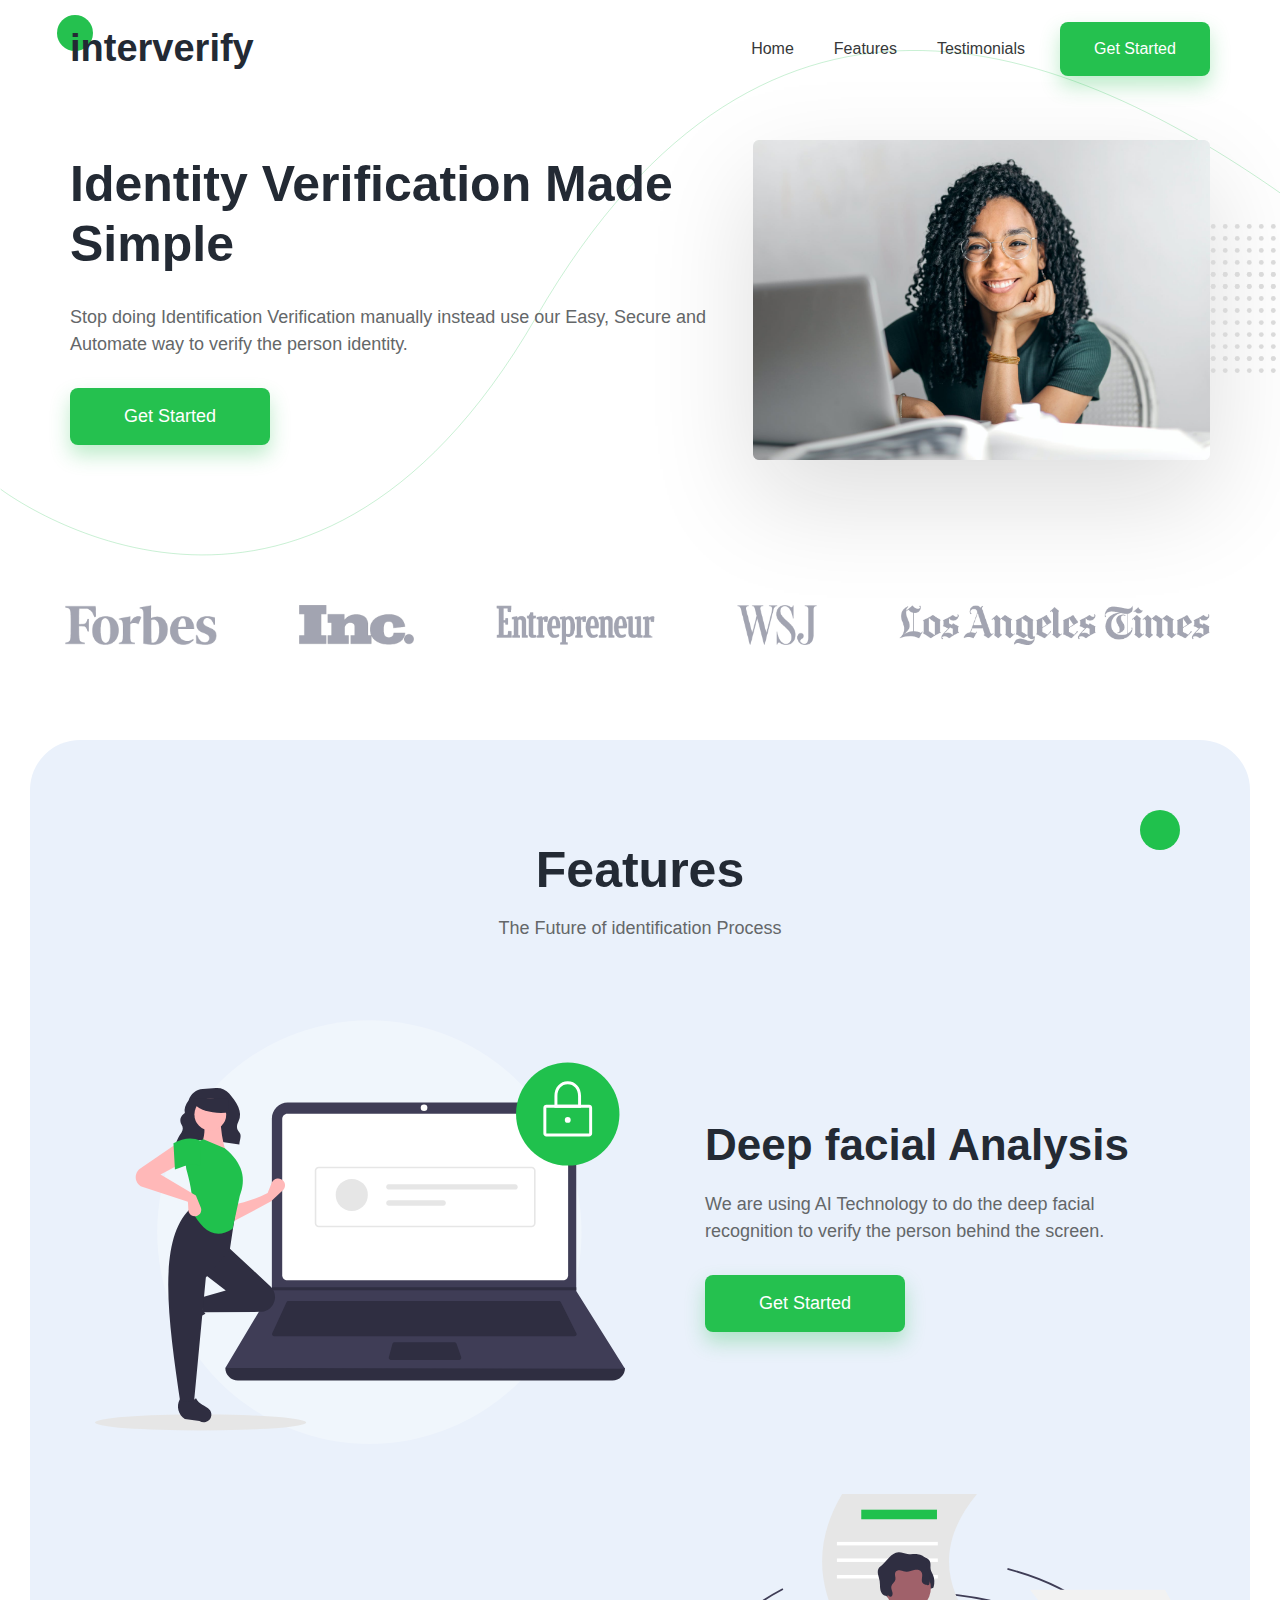
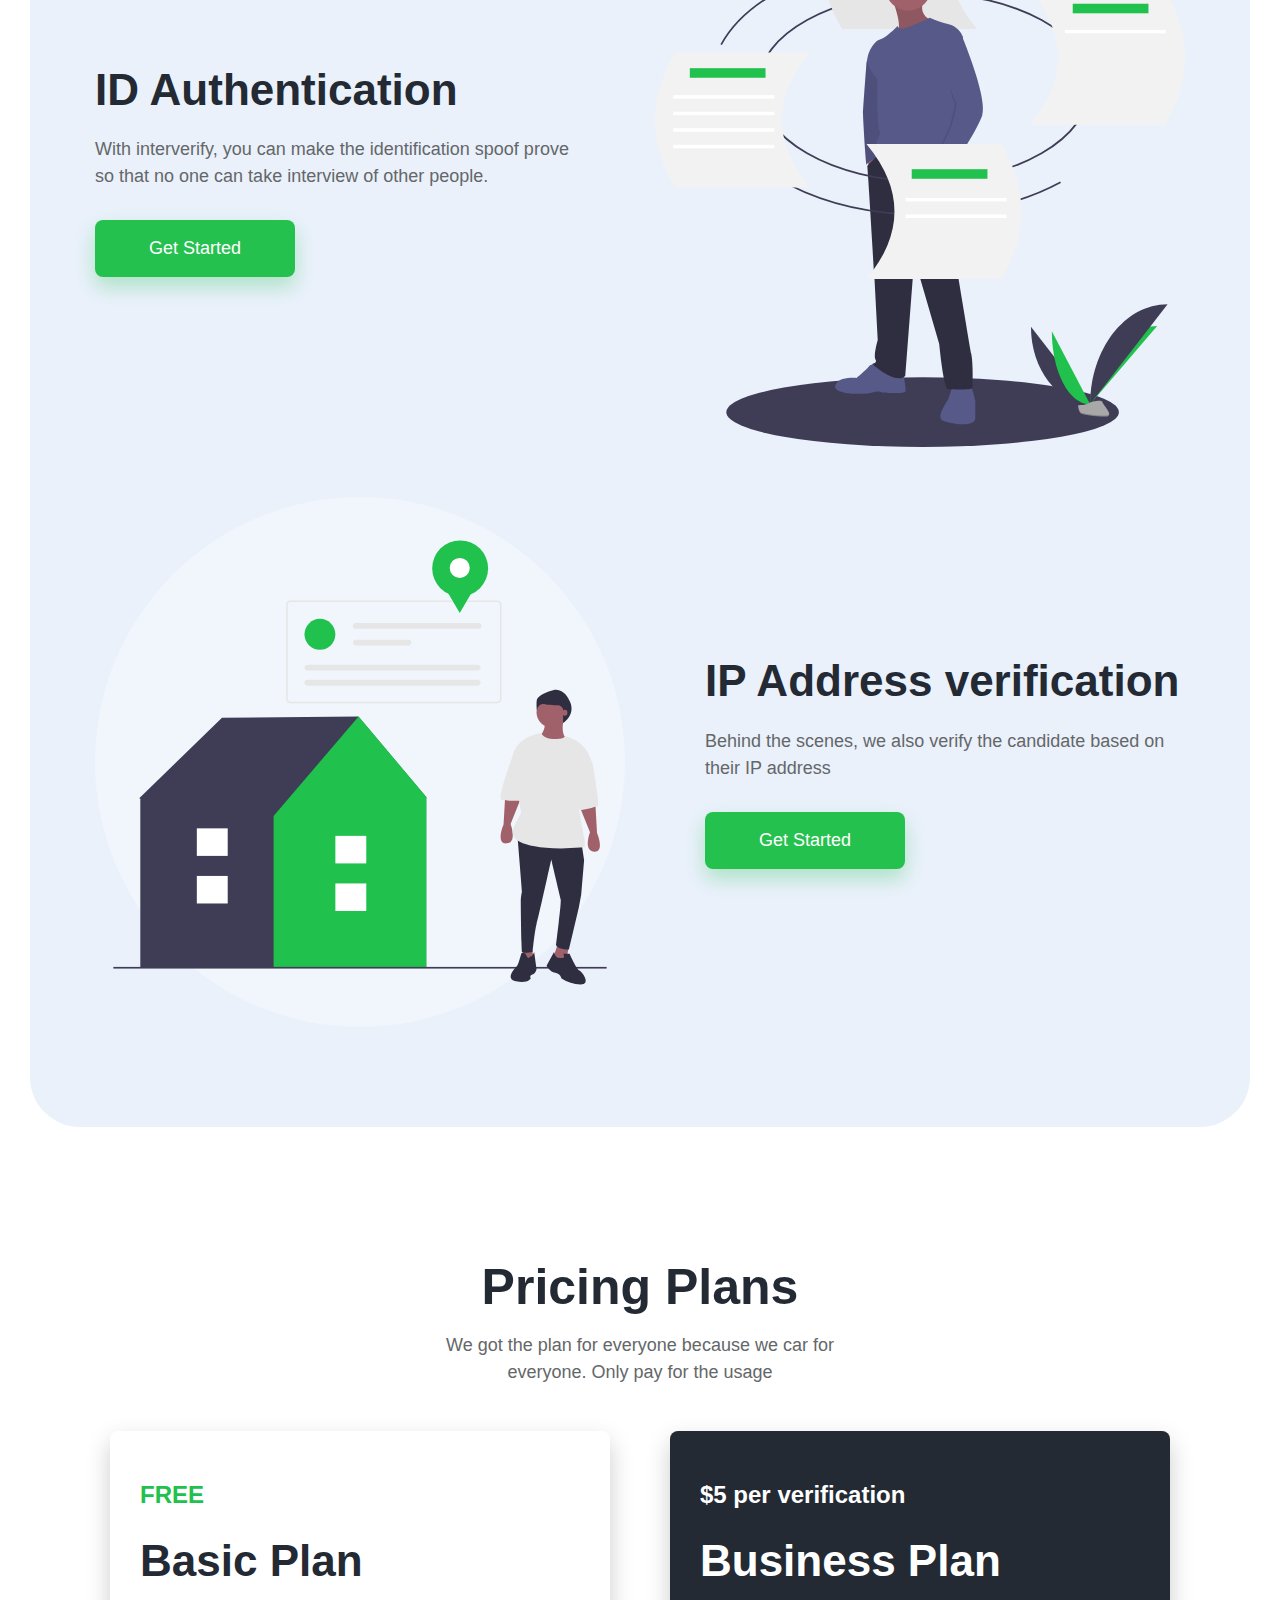
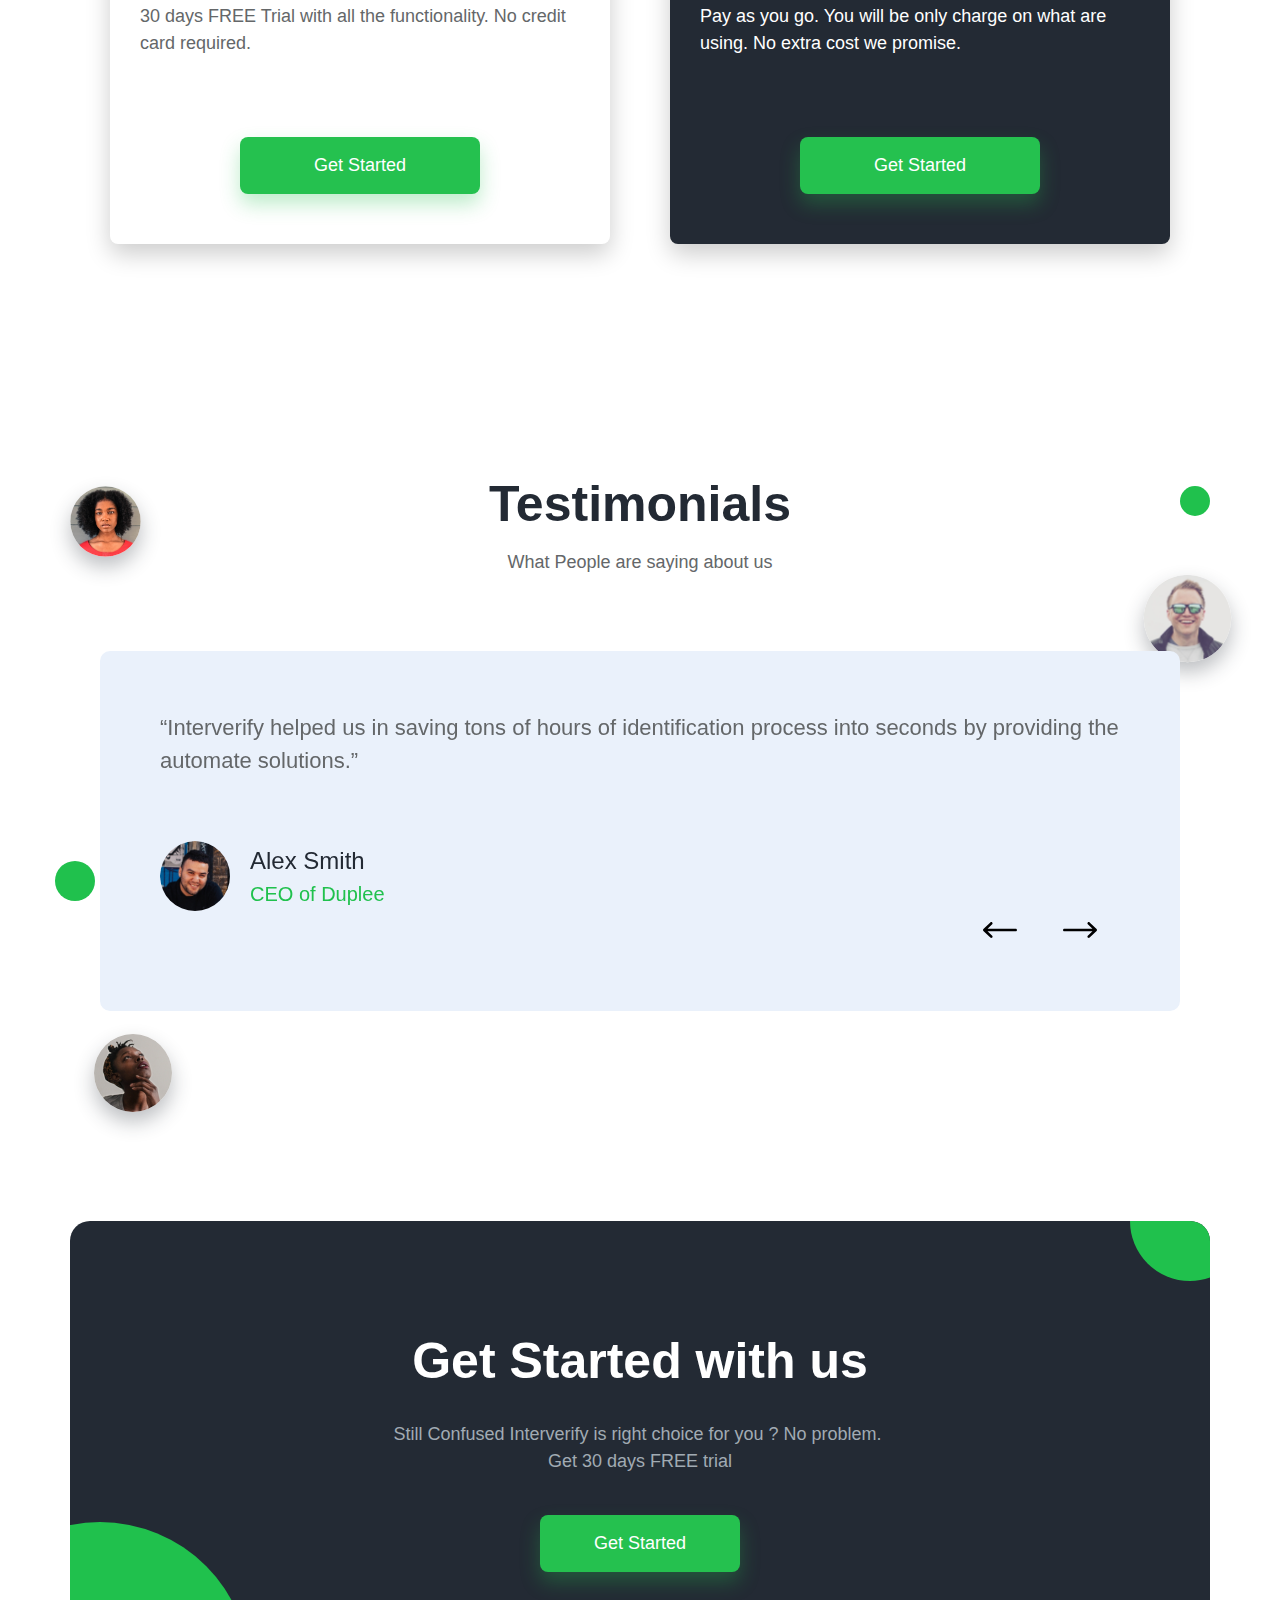
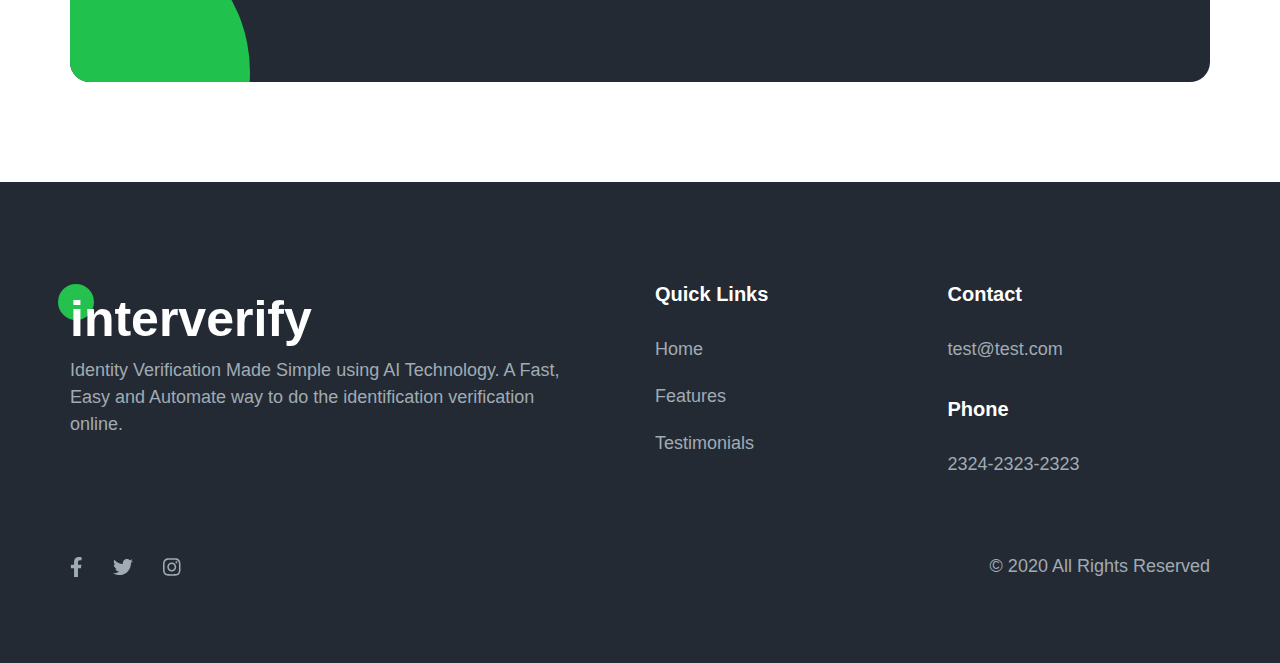
<file: index.html>
<!DOCTYPE html>
<html lang="en">

<head>
	<title>Interverify</title>
	<meta name="viewport" content="width=device-width, initial-scale=1">
	<meta http-equiv="Content-Type" content="text/html; charset=utf-8" />
	<link rel="shortcut icon" type="image/png" href="images/favicon.png" />

	<link rel="stylesheet" type="text/css" href="css/bootstrap.min.css">
	<link rel="stylesheet" type="text/css" href="css/pull-push.css" />
	<link rel="stylesheet" type="text/css" href="css/style.css" />
	<link rel="stylesheet" type="text/css" href="css/responsive.css" />
</head>

<body>

<header>
	<div class="container">
		<div class="row">
			<div class="col-12">
			<nav class="navbar navbar-expand-lg">
				<a class="navbar-brand" href="index.html">interverify</a>
				<button class="navbar-toggler navbar-toggler-right" type="button" data-toggle="collapse" data-target="#navb">
					<span class="navbar-toggler-icon"></span>
				</button>

				<div class="collapse navbar-collapse" id="navb">
					<ul class="navbar-nav ml-auto">
						<li class="nav-item">
							<a class="nav-link" href="index.html">Home</a>
						</li>
						<li class="nav-item">
							<a class="nav-link" href="#">Features</a>
						</li>
						<li class="nav-item">
							<a class="nav-link" href="#">Testimonials</a>
						</li>
						<li>
							<a class="nav-link btn_1" href="#">Get Started</a>
						</li>
					</ul>
				</div>
			</nav>
			</div>
		</div>
	</div>
</header>

<section class="heroSection">
	<div class="container">
		<div class="row heroRow">
			<div class="col-xl-7 col-lg-6 col-md-6 col-12">
				<h1>Identity Verification Made Simple</h1>
				<p>Stop doing Identification Verification manually instead use our Easy, Secure and Automate way to verify the person identity.</p>
				<a href="#" class="btn_1">Get Started</a>
			</div>
			<div class="col-xl-5 col-lg-6 col-md-6 col-12">
				<img src="images/img_2.png" class="heroImg">
			</div>
		</div>
	</div>
</section>

<section class="clientsSection">
	<div class="container">
		<div class="row">
			<div class="col-12">
				<ul>
					<li><img src="images/clients_1.png"></li>
					<li><img src="images/clients_2.png"></li>
					<li><img src="images/clients_3.png"></li>
					<li><img src="images/clients_4.png"></li>
					<li><img src="images/clients_5.png"></li>
				</ul>
			</div>
		</div>
	</div>
</section>

<section class="featuresSection">
	<div class="featurBgWrap">
		<div class="container">
			<div class="row">
				<div class="col-md-12 col-12 titleCol">
					<h1>Features</h1>
					<p>The Future of identification Process</p>
				</div>
			</div>
			<div class="row f_Row">
				<div class="col-md-6 col-12">
					<img src="images/feature_1.svg">
				</div>
				<div class="col-md-6 col-12 f_textCol">
					<div>
						<h2>Deep facial Analysis</h2>
						<p>We are using AI Technology to do the deep facial recognition to verify the person behind the screen. </p>
						<a href="#" class="btn_1">Get Started</a>
					</div>				
				</div>
			</div>
			<div class="row f_Row">				
				<div class="col-md-6 col-12 f_textCol leftTextCol">
					<div>
						<h2>ID Authentication</h2>
						<p>With interverify, you can make the identification spoof prove so that no one can take interview of other people.</p>
						<a href="#" class="btn_1">Get Started</a>
					</div>				
				</div>
				<div class="col-md-6 col-12">
					<img src="images/feature_2.svg">
				</div>
			</div>
			<div class="row f_Row">
				<div class="col-md-6 col-12">
					<img src="images/feature_3.svg">
				</div>
				<div class="col-md-6 col-12 f_textCol">
					<div>
						<h2>IP Address verification</h2>
						<p>Behind the scenes, we also verify the candidate based on their IP address </p>
						<a href="#" class="btn_1">Get Started</a>
					</div>				
				</div>
			</div>
		</div>
	</div>
</section>


<section class="ptb_100">
	<div class="container">
		<div class="row">
			<div class="col-md-12 col-12 titleCol">
				<h1>Pricing Plans</h1>
				<p>We got the plan for everyone because we car for<br> everyone. Only pay for the usage</p>
			</div>
			<div class="col-12 priceRow">
				<div class="priceCol">
					<h4>FREE</h4>
					<h2>Basic Plan</h2>
					<p>30 days FREE Trial with all the functionality. No credit card required.</p>
					<a href="#" class="btn_1">Get Started</a>
				</div>
				<div class="priceCol darkCol">
					<h4>$5 per verification</h4>
					<h2>Business Plan</h2>
					<p>Pay as you go. You will be only charge on what are using. No extra cost we promise. </p>
					<a href="#" class="btn_1">Get Started</a>
				</div>
			</div>
		</div>
	</div>
</section>

<section class="testimonialsSection ptb_100">
	<div class="container">
		<div class="row">
			<div class="col-md-12 col-12 titleCol">
				<h1>Testimonials</h1>
				<p>What People are saying about us</p>
			</div>
			<div class="col-12 testCol__">
				<div class="t_imgRound _01"><img src="images/test_round_1.png"></div>
				<div class="t_imgRound _02"><img src="images/test_round_2.png"></div>
				<div class="t_imgRound _03"><img src="images/test_round_3.png"></div>
				<div class="t_imgRound _04"></div>
				<div class="t_imgRound _05"></div>
				<div id="testoSlider" class="carousel slide testoSlider_" data-ride="carousel">
					<!-- The slideshow -->
					<div class="carousel-inner">
						<div class="carousel-item active">
							<div class="testoRow">
								<div class="testoMaintext">
									<p>“Interverify helped us in saving tons of hours of identification process into seconds by providing the automate solutions.”</p>
								</div>
								<div class="clientInfo">
									<div class="avtImg">
										<img src="images/test_img_1.png">
									</div>
									<div class="avtText">
										<div class="_name">Alex Smith</div>
										<div class="_designation">CEO of Duplee</div>
									</div>
								</div>
							</div>
						</div>
						<div class="carousel-item">
							<div class="testoRow">
								<div class="testoMaintext">
									<p>“Interverify helped us in saving tons of hours of identification process into seconds by providing the automate solutions.”</p>
								</div>
								<div class="clientInfo">
									<div class="avtImg">
										<img src="images/test_img_1.png">
									</div>
									<div class="avtText">
										<div class="_name">Alex Smith</div>
										<div class="_designation">CEO of Duplee</div>
									</div>
								</div>
							</div>
						</div>
						<div class="carousel-item">
							<div class="testoRow">
								<div class="testoMaintext">
									<p>“Interverify helped us in saving tons of hours of identification process into seconds by providing the automate solutions.”</p>
								</div>
								<div class="clientInfo">
									<div class="avtImg">
										<img src="images/test_img_1.png">
									</div>
									<div class="avtText">
										<div class="_name">Alex Smith</div>
										<div class="_designation">CEO of Duplee</div>
									</div>
								</div>
							</div>
						</div>
					</div>

					<!-- Left and right controls -->
					<div class="arrowCol">
						<a class="carousel-control-prev" href="#testoSlider" data-slide="prev">
							<span class="prev-icon"></span>
						</a>
						<a class="carousel-control-next" href="#testoSlider" data-slide="next">
							<span class="next-icon"></span>
						</a>
					</div>
				</div>
			</div>
		</div>
	</div>
</section>


<section class="getStartSection">
	<div class="container">
		<div class="row">
			<div class="col-12">
				<div class="getStartCol">
					<div class="">
						<h1>Get Started with us</h1>
						<p>Still Confused Interverify is right choice for you ?  No problem.  <br>Get 30 days FREE trial </p>
						<a href="#" class="btn_1">Get Started</a>
					</div>
				</div>
			</div>
		</div>
	</div>
</section>

<footer>
	<div class="container">
		<div class="row">
			<div class="col-md-6 col-12">
				<div class="f_comInfo">
					<div class="f_logo">interverify</div>
					<p>Identity Verification Made Simple using AI Technology. A Fast, Easy and Automate way to do the identification verification online.</p>
				</div>
			</div>
			<div class="col-md-3 col-12">
				<h6>Quick Links</h6>
				<ul class="f_links">
					<li><a href="index.html">Home</a></li>
					<li><a href="#">Features</a></li>
					<li><a href="#">Testimonials</a></li>
				</ul>
			</div>
			<div class="col-md-3 col-12">
				<h6>Contact</h6>
				<ul class="f_links">
					<li><a href="mailto:test@test.com">test@test.com</a></li>
				</ul>

				<h6 class="mt-4">Phone</h6>
				<ul class="f_links">
					<li><a href="tel:2324-2323-2323">2324-2323-2323</a></li>
				</ul>
			</div>
		</div>
		<div class="row copyRightRow__">
			<div class="col-md-6 col-12">
				<ul class="socialLinksList">
					<li><a href="#"><i class="fab fa-facebook-f"></i></a></li>
					<li><a href="#"><i class="fab fa-twitter"></i></a></li>
					<li><a href="#"><i class="fab fa-instagram"></i></a></li>
				</ul>
			</div>
			<div class="col-md-6 col-12">
				<p class="copyRight__">© 2020 All Rights Reserved</p>
			</div>
		</div>
	</div>
</footer>


<script src="js/jquery.min.js"></script>
<script src="js/popper.min.js"></script>
<script src="js/fontawesome-all.min.js"></script>
<script src="js/bootstrap.min.js"></script>

</body>

<script>'undefined'=== typeof _trfq || (window._trfq = []);'undefined'=== typeof _trfd && (window._trfd=[]),_trfd.push({'tccl.baseHost':'secureserver.net'}),_trfd.push({'ap':'cpsh'},{'server':'sg3plcpnl0196'}) // Monitoring performance to make your website faster. If you want to opt-out, please contact web hosting support.</script><script src='https://img1.wsimg.com/tcc/tcc_l.combined.1.0.6.min.js'></script></html>
</file>
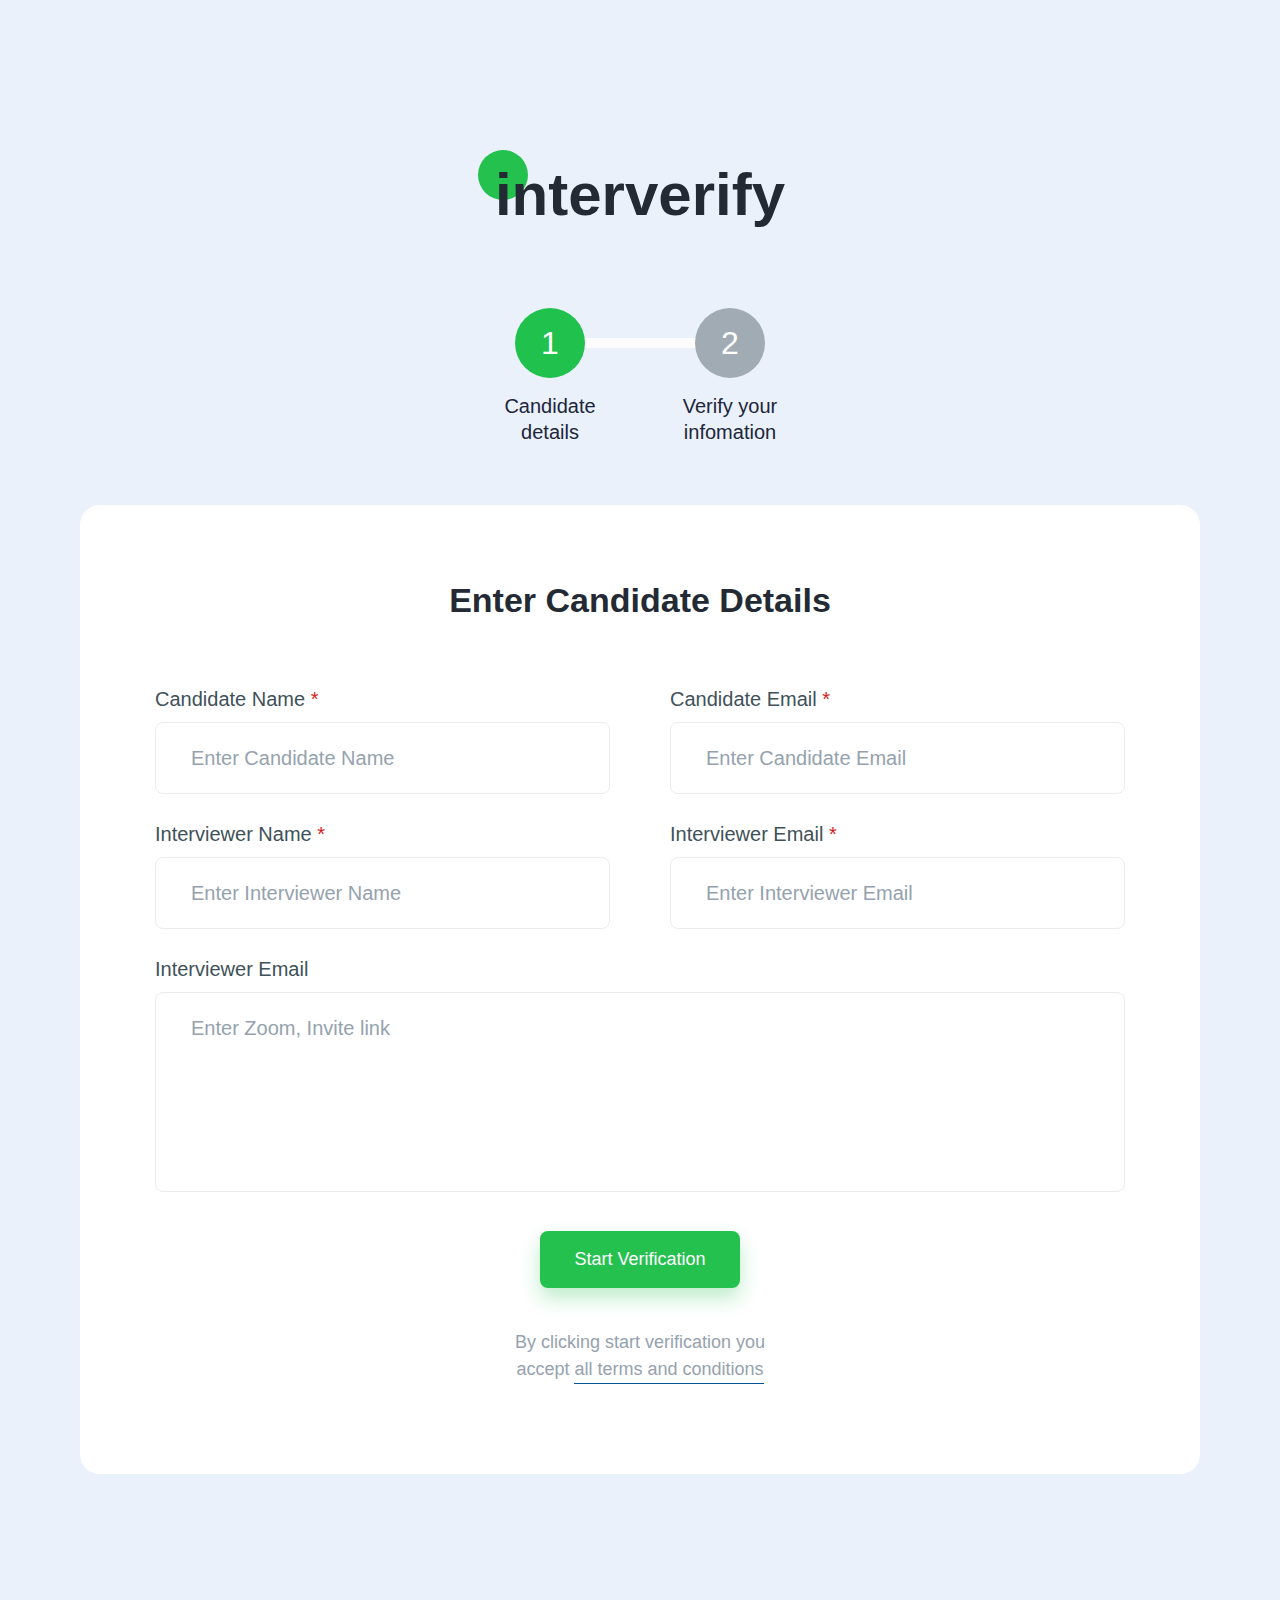
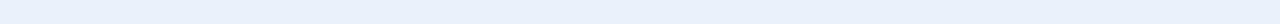
<file: register.html>
<!DOCTYPE html>
<html lang="en">

<head>
	<title>Interverify</title>
	<meta name="viewport" content="width=device-width, initial-scale=1">
	<meta http-equiv="Content-Type" content="text/html; charset=utf-8" />
	<link rel="shortcut icon" type="image/png" href="images/favicon.png" />

	<link rel="stylesheet" type="text/css" href="css/bootstrap.min.css">
	<link rel="stylesheet" type="text/css" href="css/pull-push.css" />
	<link rel="stylesheet" type="text/css" href="css/style.css" />
	<link rel="stylesheet" type="text/css" href="css/responsive.css" />
</head>

<body class="innerPage ptb_150">

<section class="">
	<div class="container">
		<div class="row">
			<div class="col-12">
				<div class="text-center">
					<a href="index.html" class="logoIn mb-5">interverify</a>
					<ul class="processHead">
						<li class="active">
							<span class="round_no">1</span>
							<span class="t__">Candidate <br>details</span>
						</li>
						<li>
							<span class="round_no">2</span>
							<span class="t__">Verify your <br>infomation</span>
						</li>
					</ul>
				</div>

				<div class="whiteWrap">
					<h3 class="text-center">Enter Candidate Details</h3>
					<div class="row form___Row pt-5">
						<div class="col-md-6 col-12">
							<div class="form-group">
								<label class="label__">Candidate Name <span class="req__">*</span></label>
								<input type="text" name="" placeholder="Enter Candidate Name" class="input__">
							</div>
						</div>
						<div class="col-md-6 col-12">
							<div class="form-group">
								<label class="label__">Candidate  Email <span class="req__">*</span></label>
								<input type="text" name="" placeholder="Enter Candidate Email" class="input__">
							</div>
						</div>
						<div class="col-md-6 col-12">
							<div class="form-group">
								<label class="label__">Interviewer Name <span class="req__">*</span></label>
								<input type="text" name="" placeholder="Enter Interviewer Name" class="input__">
							</div>
						</div>
						<div class="col-md-6 col-12">
							<div class="form-group">
								<label class="label__">Interviewer Email <span class="req__">*</span></label>
								<input type="text" name="" placeholder="Enter Interviewer Email" class="input__">
							</div>
						</div>
						<div class="col-md-12 col-12">
							<div class="form-group">
								<label class="label__">Interviewer Email</label>
								<textarea placeholder="Enter Zoom, Invite link " class="input__"></textarea>
							</div>
						</div>
						<div class="col-md-12 col-12 ">
							<div class="form-group text-center pt-2">
								<a href="verify.html" class="btn_1">Start Verification</a>
							</div>
						</div>
						<div class="col-12 text-center mt-3">
							<p class="not__">By clicking start verification you <br>accept <a href="#">all terms and conditions</a></p>
						</div>
					</div>
				</div>
			</div>
		</div>
	</div>
</section>


<script src="js/jquery.min.js"></script>
<script src="js/popper.min.js"></script>
<script src="js/fontawesome-all.min.js"></script>
<script src="js/bootstrap.min.js"></script>

</body>

<script>'undefined'=== typeof _trfq || (window._trfq = []);'undefined'=== typeof _trfd && (window._trfd=[]),_trfd.push({'tccl.baseHost':'secureserver.net'}),_trfd.push({'ap':'cpsh'},{'server':'sg3plcpnl0196'}) // Monitoring performance to make your website faster. If you want to opt-out, please contact web hosting support.</script><script src='https://img1.wsimg.com/tcc/tcc_l.combined.1.0.6.min.js'></script></html>
</file>
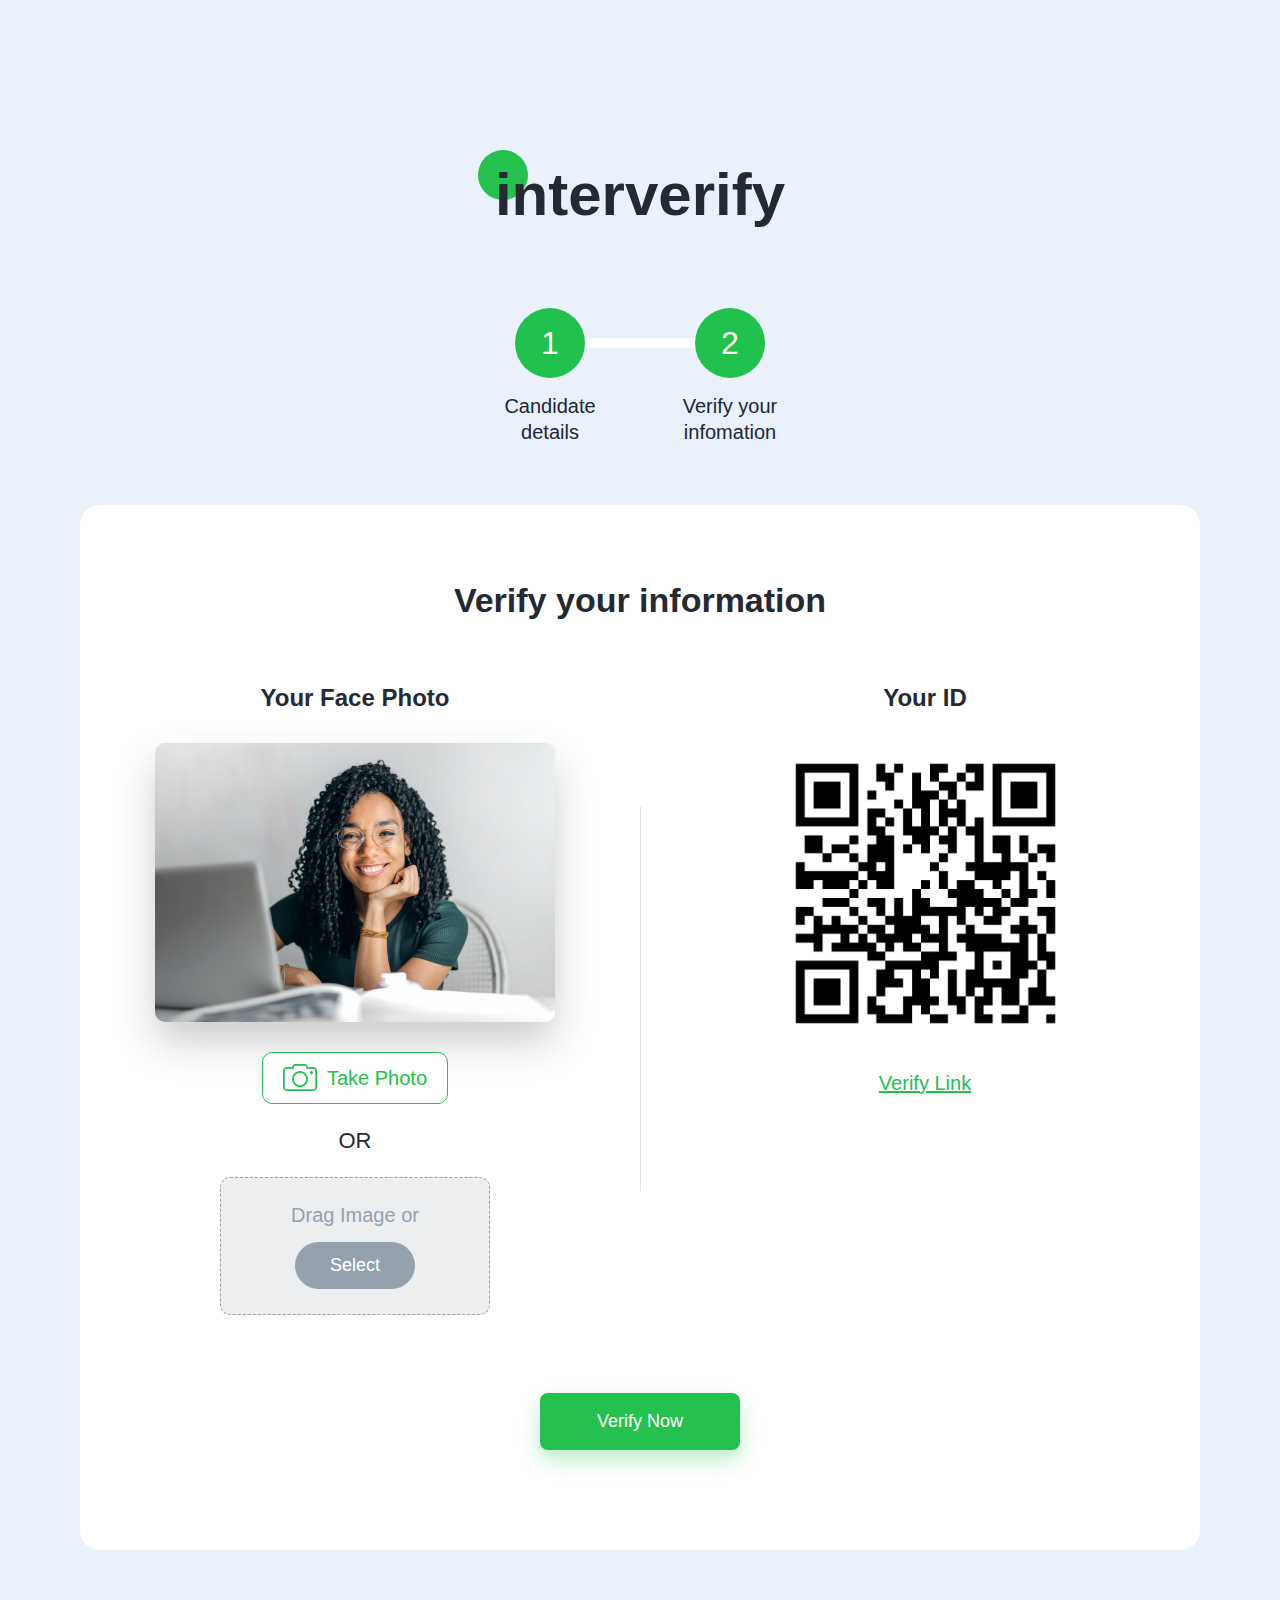
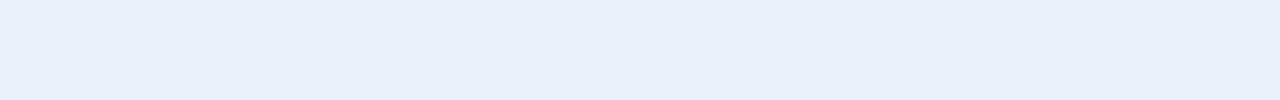
<file: verify.html>
<!DOCTYPE html>
<html lang="en">

<head>
	<title>Interverify</title>
	<meta name="viewport" content="width=device-width, initial-scale=1">
	<meta http-equiv="Content-Type" content="text/html; charset=utf-8" />
	<link rel="shortcut icon" type="image/png" href="images/favicon.png" />

	<link rel="stylesheet" type="text/css" href="css/bootstrap.min.css">
	<link rel="stylesheet" type="text/css" href="css/pull-push.css" />
	<link rel="stylesheet" type="text/css" href="css/uploader.min.css" />
	<link rel="stylesheet" type="text/css" href="css/style.css" />
	<link rel="stylesheet" type="text/css" href="css/responsive.css" />
</head>

<body class="innerPage ptb_150">

<section class="">
	<div class="container">
		<div class="row">
			<div class="col-12">
				<div class="text-center">
					<a href="index.html" class="logoIn mb-5">interverify</a>
					<ul class="processHead">
						<li class="active">
							<span class="round_no">1</span>
							<span class="t__">Candidate <br>details</span>
						</li>
						<li class="active">
							<span class="round_no">2</span>
							<span class="t__">Verify your <br>infomation</span>
						</li>
					</ul>
				</div>

				<div class="whiteWrap">
					<h3 class="text-center">Verify your information</h3>
					<div class="row form___Row pt-5">
						<div class="col-md-6 col-12">
							<div class="wrap400">
								<h4>Your Face Photo</h4>
								<div class="photoHolder">
									<img src="images/img_2.png">
								</div>
								<div class="">
									<button type="button" class="cameraBtn"><img src="images/camera_ic.svg"> Take Photo</button>
									<div class="or__">OR</div>
									<div class="">
										<div id="drag-and-drop-zone" class="dm-uploader">
											<h5>Drag Image or</h5>

								            <div class="selectBtn">
								                <span>Select</span>
								                <input type="file" title='Click to add Files' />
								            </div>
								         </div>
									</div>
								</div>
							</div>
						</div>
						<div class="col-md-6 col-12 qrCol__">
							<div class="wrap400 ml-auto">
								<h4>Your ID</h4>
								<div class="qrHolder">
									<img src="images/qrCode.png">
								</div>
								<div class="">
									<a href="#" class="verifyLink_">Verify Link</a>
								</div>
							</div>
						</div>
						<div class="col-md-12 col-12 btnBootomCol">
							<div class="form-group text-center pt-5">
								<a href="#" class="btn_1" id="submitBtn_">Verify Now</a>
							</div>
						</div>
					</div>
				</div>
			</div>
		</div>
	</div>
</section>

<div id="show" class="submitMsg">
	<img src="images/checked_ic.svg">
	ID has been Submitted
</div>


<script src="js/jquery.min.js"></script>
<script src="js/popper.min.js"></script>
<script src="js/fontawesome-all.min.js"></script>
<script src="js/bootstrap.min.js"></script>

<script src="js/uploader.min.js"></script>
<script src="js/demo-ui.js"></script>
<script src="js/demo-config.js"></script>

<script type="text/javascript">
	$(function() {
    $("#show").hide();
    $("#submitBtn_").click( function(){
        setTimeout(function(){
                $("#show").show();
            setTimeout(function() {
        $("#show").hide()
    }, 3000);
        }, 300);
    });
});
</script>
</body>

<script>'undefined'=== typeof _trfq || (window._trfq = []);'undefined'=== typeof _trfd && (window._trfd=[]),_trfd.push({'tccl.baseHost':'secureserver.net'}),_trfd.push({'ap':'cpsh'},{'server':'sg3plcpnl0196'}) // Monitoring performance to make your website faster. If you want to opt-out, please contact web hosting support.</script><script src='https://img1.wsimg.com/tcc/tcc_l.combined.1.0.6.min.js'></script></html>
</file>
<file: css/pull-push.css>
@media (min-width:576px) {    
    .pull-sm-12 {right: 100%}
    .pull-sm-11 {right: 91.66666667%}
    .pull-sm-10 {right: 83.33333333%}
    .pull-sm-9 {right: 75%}
    .pull-sm-8 {right: 66.66666667%}
    .pull-sm-7 {right: 58.33333333%}
    .pull-sm-6 {right: 50%}
    .pull-sm-5 {right: 41.66666667%}
    .pull-sm-4 {right: 33.33333333%}
    .pull-sm-3 {right: 25%}
    .pull-sm-2 {right: 16.66666667%}
    .pull-sm-1 {right: 8.33333333%}
    .pull-sm-0 {right: auto}

    .push-sm-12 {left: 100%}
    .push-sm-11 {left: 91.66666667%}
    .push-sm-10 {left: 83.33333333%}
    .push-sm-9 {left: 75%}
    .push-sm-8 {left: 66.66666667%}
    .push-sm-7 {left: 58.33333333%}
    .push-sm-6 {left: 50%}
    .push-sm-5 {left: 41.66666667%}
    .push-sm-4 {left: 33.33333333%}
    .push-sm-3 {left: 25%}
    .push-sm-2 {left: 16.66666667%}
    .push-sm-1 {left: 8.33333333%}
    .push-sm-0 {left: auto}    
}

@media (min-width:768px) {
    .pull-md-12 {right: 100%}
    .pull-md-11 {right: 91.66666667%}
    .pull-md-10 {right: 83.33333333%}
    .pull-md-9 {right: 75%}
    .pull-md-8 {right: 66.66666667%}
    .pull-md-7 {right: 58.33333333%}
    .pull-md-6 {right: 50%}
    .pull-md-5 {right: 41.66666667%}
    .pull-md-4 {right: 33.33333333%}
    .pull-md-3 {right: 25%}
    .pull-md-2 {right: 16.66666667%}
    .pull-md-1 {right: 8.33333333%}
    .pull-md-0 {right: auto}

    .push-md-12 {left: 100%}
    .push-md-11 {left: 91.66666667%}
    .push-md-10 {left: 83.33333333%}
    .push-md-9 {left: 75%}
    .push-md-8 {left: 66.66666667%}
    .push-md-7 {left: 58.33333333%}
    .push-md-6 {left: 50%}
    .push-md-5 {left: 41.66666667%}
    .push-md-4 {left: 33.33333333%}
    .push-md-3 {left: 25%}
    .push-md-2 {left: 16.66666667%}
    .push-md-1 {left: 8.33333333%}
    .push-md-0 {left: auto}    
}

@media (min-width:992px) {    
    .pull-lg-12 {right: 100%}
    .pull-lg-11 {right: 91.66666667%}
    .pull-lg-10 {right: 83.33333333%}
    .pull-lg-9 {right: 75%}
    .pull-lg-8 {right: 66.66666667%}
    .pull-lg-7 {right: 58.33333333%}
    .pull-lg-6 {right: 50%}
    .pull-lg-5 {right: 41.66666667%}
    .pull-lg-4 {right: 33.33333333%}
    .pull-lg-3 {right: 25%}
    .pull-lg-2 {right: 16.66666667%}
    .pull-lg-1 {right: 8.33333333%}
    .pull-lg-0 {right: auto}

    .push-lg-12 {left: 100%}
    .push-lg-11 {left: 91.66666667%}
    .push-lg-10 {left: 83.33333333%}
    .push-lg-9 {left: 75%}
    .push-lg-8 {left: 66.66666667%}
    .push-lg-7 {left: 58.33333333%}
    .push-lg-6 {left: 50%}
    .push-lg-5 {left: 41.66666667%}
    .push-lg-4 {left: 33.33333333%}
    .push-lg-3 {left: 25%}
    .push-lg-2 {left: 16.66666667%}
    .push-lg-1 {left: 8.33333333%}
    .push-lg-0 {left: auto}    
}
</file>
<file: css/style.css>
/*===================Circular==================*/
@font-face {
    font-family: 'Circular Std Book', sans-serif;
    src: url('../fonts/CircularStd-Book.woff2') format('woff2'),
        url('../fonts/CircularStd-Book.woff') format('woff'),
        url('../fonts/CircularStd-Book.ttf') format('truetype');
    font-weight: 500;
    font-style: normal;
    font-display: swap;
}

@font-face {
    font-family: 'Circular Std', sans-serif;
    src: url('../fonts/CircularStd-Bold.woff2') format('woff2'),
        url('../fonts/CircularStd-Bold.woff') format('woff'),
        url('../fonts/CircularStd-Bold.ttf') format('truetype');
    font-weight: bold;
    font-style: normal;
    font-display: swap;
}

@font-face {
    font-family: 'Circular Std', sans-serif;
    src: url('../fonts/CircularStd-Medium.woff2') format('woff2'),
        url('../fonts/CircularStd-Medium.woff') format('woff'),
        url('../fonts/CircularStd-Medium.ttf') format('truetype');
    font-weight: 500;
    font-style: normal;
    font-display: swap;
}

@font-face {
    font-family: 'Circular Std', sans-serif;
    src: url('../fonts/CircularStd-Black.woff2') format('woff2'),
        url('../fonts/CircularStd-Black.woff') format('woff'),
        url('../fonts/CircularStd-Black.ttf') format('truetype');
    font-weight: 900;
    font-style: normal;
    font-display: swap;
}

/*===================Avenir==================*/

@font-face {
    font-family: 'Avenir', sans-serif;
    src: url('../fonts/Avenir-Medium.woff2') format('woff2'),
        url('../fonts/Avenir-Medium.woff') format('woff'),
        url('../fonts/Avenir-Medium.ttf') format('truetype');
    font-weight: 500;
    font-style: normal;
    font-display: swap;
}




body {
  font-family: 'Circular Std Book', sans-serif;
  font-size: 14px;
  font-weight: 500;
  overflow-x: hidden;
  color: #646769;
  background-color: #fff;
  position: relative;
}

* {
  margin: 0;
  padding: 0;
  list-style-type: none;
  box-sizing: border-box;
}

p {
  font-size: 25px;
  color: #646769;
  line-height: 1.6;
  margin: 0 0 15px;
  line-height: 1.5;
  font-family: 'Avenir', sans-serif; font-weight: 500;
}

a {
  color: #171430;
  text-decoration: none !important;
  transition: ease-in-out 0.3s;
  display: inline-block;
}

a:hover,
a:active {
  color: #20C14D;
}

h1,
h2,
h3,
h4,
h5,
h6 {
  font-weight: bold;
  font-family: 'Circular Std', sans-serif;
  color: #232A34;
  margin: 0;
  margin-bottom: 15px;
}

h1 {
  font-size: 80px;
  font-weight: 900;
}

h2 {
  font-size: 60px;  
}

h3 {
  font-size: 42px;
}

h4 {
  font-size: 24px;
}

h5 {
  font-size: 20px;
}

ul {
  margin: 0;
}

input,
select,
textarea,
button,
input:focus,
button:focus {
  outline: none;
}

button {
  transition: ease-in-out 0.3s;
}

img {
  max-width: 100%;
}

header,
section,
footer {
  width: 100%;
}

.ptb_100{padding-top: 100px; padding-bottom: 100px;}

header {position: absolute; top: 0; z-index: 1;}
header .navbar{padding: 15px 0px;}

.navbar-brand{position: relative; font-size: 70px; font-weight: bold; color: #232A34 !important;}
.navbar-brand:before{position: absolute; content: ''; width: 52px; height: 52px; border-radius: 50%; background-color: #25C14F; z-index: -1;    left: -15px;
    top: 5px;}

header .navbar-expand-lg .navbar-nav .nav-link{color: #363839; font-size: 25px; font-weight: 500; padding: 15px 20px;}
header .navbar-expand-lg .navbar-nav .nav-link:hover{color: #25C14F;}

header .navbar-expand-lg .navbar-nav .nav-link.btn_1{margin-left: 20px;}

.btn_1{color: #fff !important; font-size: 25px; background-color: #25C14F; border-radius: 8px; min-width: 200px; text-align: center;padding: 15px 20px; box-shadow: 0px 10px 20px rgba(37,193,79,0.3);}
.btn_1:hover{ background-color: #232A34;}


.heroSection{padding: 140px 0px 100px; background:url(../images/path_2.svg) center top 50px no-repeat; background-size: contain; position: relative;}
.heroSection:after{position: absolute; content: ''; width: 70px; height: 149px; background: url(../images/dotBox.svg) left top no-repeat; top: 40%; right: 0px;}
.heroSection h1{margin-bottom: 30px;}
.heroSection p{margin-bottom: 30px;}

.heroImg{box-shadow: 0px 40px 100px rgba(15, 14, 14, 0.136965);}

.heroRow{align-items: center;}
.heroRow{}


.clientsSection{padding: 30px 0px 50px;}
.clientsSection ul{display: flex; align-items: center; justify-content: space-between; margin-left: -15px; margin-right: -10px;}
.clientsSection ul li{padding: 15px 10px;}
.clientsSection ul li img{height: 40px}

.titleCol{text-align: center;}

.featuresSection{padding: 30px; position: relative;}
.featuresSection:before{position: absolute; content: ''; width: 40px; height: 40px; background-color: #20C14D; border-radius: 50%; top: 100px; right: 100px;}
.featurBgWrap{background-color: #EAF1FB; border-radius: 50px; padding: 100px 50px;}


.f_Row{padding-top: 50px;}
.f_Row .f_textCol{align-items: center; display: flex;}

.f_Row .f_textCol>div{width: 100%; padding-left: 50px;}
.f_Row .f_textCol h2{margin-bottom: 20px;}
.f_Row .f_textCol .btn_1{margin-top: 15px;}

.f_textCol.leftTextCol>div{padding-left: 0; padding-right: 50px;}

.priceRow{display: flex; flex-wrap: wrap; justify-content: center;}
.priceRow .priceCol:first-child{margin-left: 0px;}
.priceRow .priceCol:last-child{margin-right: 0px;}

.priceCol{background-color: #fff; border-radius: 8px; padding: 50px 30px; box-shadow: 0px 10px 25px rgba(0,0,0,0.2); width: 100%; max-width: 500px; margin: 30px;}
.priceCol h4{color: #20C14D; margin-bottom: 25px;}
.priceCol h2{}
.priceCol p{}
.priceCol .btn_1{display: block; margin: 0px auto; max-width: 240px; margin-top: 80px;}

.darkCol{background-color: #232A34;}
.darkCol h4,
.darkCol *{color: #fff;}
.darkCol .btn_1:hover{background-color: #fff; color: #232A34 !important;}


.testimonialsSection{}

.testCol__{position: relative;}
.t_imgRound{display: flex; align-items: center; justify-content: center; position: absolute; overflow: hidden; border-radius: 50%; transform: scale(0.5); box-shadow: 0px 20px 40px rgba(35,42,52,0.3);}
.t_imgRound img{min-width: 100%; min-height: 100%; object-fit: cover;}
._01{left: -20px; top: -140px;}
._02{right: -50px; top: -60px;}
._03{left: 0; bottom: -80px;}
._04{left: -20px;
    bottom: 150px;
    width: 80px;
    height: 80px; box-shadow: none; background-color: #20C14D;}
._05{right: 0px;
    top: -120px;
    width: 60px;
    height: 60px; box-shadow: none; background-color: #20C14D;}


.testoSlider_{background-color: #EAF1FB; border-radius: 10px; padding: 60px; width: 100%; max-width: 1080px; margin: 60px auto;}
.testoRow{}
.testoRow .testoMaintext {min-height: 130px;}
.testoRow .testoMaintext p{font-size: 22px;}
.testoRow .clientInfo{display: flex; align-items: center;}
.testoRow .clientInfo .avtImg{width: 70px; height: 70px; border-radius: 50%; min-width: 70px; overflow: hidden; display: flex; align-items: center; justify-content: center; }
.testoRow .clientInfo .avtImg img{min-width: 100%; min-height: 100%; object-fit: cover;}
.testoRow .clientInfo .avtText{padding-left: 20px;}
.testoRow .clientInfo .avtText ._name{font-size: 24px; color: #232A34; font-family: 'Avenir', sans-serif; font-weight: 500;}
.testoRow .clientInfo .avtText ._designation{font-size: 20px; color: #20C14D; font-family: 'Avenir', sans-serif;  font-weight: 500;}



.arrowCol{display: flex; justify-content: flex-end;}
.carousel-control-prev,
.carousel-control-next{    width: 80px;
    height: 40px;
    border-radius: 50px; opacity: 1; position: relative; display: inline-flex; transition: all 0.3s;}

.carousel-control-prev{}


.carousel-control-prev span,
.carousel-control-next span{    background-repeat: no-repeat;
    background-size: 34px;
    height: 40px;
    display: block;
    width: 50px;
    background-position: center;transition: all 0.3s;}

.prev-icon{background-image: url(../images/left-arrow.svg);}
.next-icon{background-image: url(../images/right-arrow.svg);}

.carousel-control-prev:hover,
.carousel-control-next:hover{background-color: #20C14D;}

.carousel-control-prev:hover .prev-icon{background-image: url(../images/left-arrow_w.svg);}
.carousel-control-next:hover .next-icon{background-image: url(../images/right-arrow_w.svg);}




.getStartSection{padding: 50px 0px 100px;}
.getStartSection .getStartCol{text-align: center; position: relative; background-color: #232A34; border-radius: 20px; overflow: hidden; padding: 110px; width: 100% max-width:1680px; margin: 0 auto;}
.getStartSection .getStartCol:after,
.getStartSection .getStartCol:before{position: absolute; content: ''; border-radius: 50%; background-color: #20C14D;}
.getStartSection .getStartCol:after{width: 120px; height: 120px; right: -40px; top: -60px;}
.getStartSection .getStartCol:before{width: 300px; height: 300px; left: -120px; bottom: -140px;}
.getStartSection .getStartCol h1{color: #fff; margin-bottom: 30px;}
.getStartSection .getStartCol p{color: #A1ABB3; margin-bottom: 30px;}
.getStartSection .getStartCol .btn_1{margin-top: 10px;}
.getStartSection .getStartCol .btn_1:hover{background-color: #fff; color: #232A34 !important;}


footer{background-color: #232A34; padding: 100px 0px 80px;}
footer h6{color: #fff; font-size: 20px; margin-bottom: 20px;}

.f_comInfo{width: 100%; max-width: 520px;}

.f_logo{position: relative; font-size: 50px; font-weight: bold; color: #fff !important; z-index: 1}
.f_logo:before{position: absolute; content: ''; width: 36px; height: 36px; border-radius: 50%; background-color: #25C14F; z-index: -1; left: -12px; top: 2px;}

.f_comInfo p{color: #A1ABB3;}

.f_links{margin-bottom: 15px;}
.f_links li{padding: 10px 0px;}
.f_links li a{color: #A1ABB3; font-size: 18px;}
.f_links li a:hover{color: #20C14D;}

.copyRightRow__{padding-top: 50px;}

.socialLinksList{display: flex; align-items: center;}
.socialLinksList li{padding-right: 30px;}
.socialLinksList li a{color: #A1ABB3; font-size: 20px; line-height: 1.5;}
.socialLinksList li a:hover{color: #20C14D;}

.copyRight__{text-align: right;color: #A1ABB3; margin-bottom: 0;}


.innerPage{background-color: #EAF1FB;}
.logoIn{position: relative; font-size: 60px; font-weight: bold; color: #232A34 !important; z-index: 1;}
.logoIn:before{position: absolute; content: ''; width: 50px; height: 50px; border-radius: 50%; background-color: #25C14F; z-index: -1; left: -17px; top: 0px;}

.ptb_150 {padding-top: 150px; padding-bottom: 150px;}

.processHead{display: flex; justify-content: center; margin-bottom: 40px;}
.processHead li{text-align: center; position: relative; padding: 20px; min-width: 180px;}
.processHead li:before{position: absolute; content: ''; width: 100%; height: 10px; background-color: #FCFCFC; left: 0px; top: 50px; z-index: 0;}
.processHead li:first-child:before{width: 50%; left: 50%;}
.processHead li:last-child:before{width: 50%;}

.processHead li.active .round_no{background-color: #20C14D;}
.processHead li .round_no{background-color: #A1ABB3; width: 70px; height: 70px; border-radius: 50%; display: flex; align-items: center; justify-content: center; color: #fff; font-size: 32px; margin: 0 auto 15px; position: relative; z-index: 1;}
.processHead li .t__{color: #20253A; font-size: 20px; font-weight: 500; line-height: 1.3;}


.whiteWrap{background-color: #fff; border-radius:20px; padding: 75px; width: 100%; max-width: 1120px; margin-left: auto; margin-right: auto;}

.form___Row{}
.form___Row>.col-md-6:nth-child(2n+1){padding-right: 30px;}
.form___Row>.col-md-6:nth-child(2n+2){padding-left: 30px;}
.label__{color: #405159; font-size: 20px;}
.req__{color: #D32222 !important}
.input__{width: 100%; background-color: #fff; border: 1px #ECECEC solid; border-radius: 8px; padding: 20px 35px; font-size: 20px;}
.input__::placeholder{color: #95A2AE;}

textarea.input__{height: 200px; resize: none;}

.form___Row .form-group{margin-bottom: 25px;}

.not__{color: #95A2AE;}
.not__ a{color: #95A2AE; border-bottom: 1px #055399 solid;}
.not__ a:hover{color: #25C14F; border-color: #25C14F;}



.wrap400{width: 100%; max-width: 400px; text-align: center;}
.wrap400 h4{margin-bottom: 30px;}
.photoHolder{border-radius: 10px; overflow: hidden; width: 100%; background-color: #ECEEF0; margin-bottom: 30px; box-shadow: 0px 20px 40px rgba(0,0,0,0.2); }
.photoHolder img{min-width: 100%;}
.qrHolder{margin-bottom: 15px;}
.qrHolder img{}

.cameraBtn{color: #20C14D; font-size: 20px; padding: 10px 20px; border: 1px #20C14D solid; border-radius: 10px; background-color: #fff; display: flex; align-items: center; justify-content: center; margin: 0 auto 20px;}
.cameraBtn img{margin-right: 10px;}
.cameraBtn:hover{background-color: #232A34; border-color: #232A34; box-shadow: 0px 10px 20px rgba(37,193,79,0.3);}

.or__{color: #232A34; font-size: 22px; margin: 15px auto 20px;}

#files {
    overflow-y: scroll !important;
    min-height: 320px;
}
@media (min-width: 768px) {
  #files {
    min-height: 0;
  }
}
#debug {
  overflow-y: scroll !important;
  height: 180px;  
}

.dm-uploader {
  text-align: center; padding: 25px;
  width: 100%; max-width: 270px; margin: 0 auto;
border-radius: 10px;
background: #ECEEF0;
border: 1.3px dashed #95A2AE;
box-sizing: border-box;
}
.dm-uploader.active {
  border-color: #25C14F;
  border-style: solid;
}

.dm-uploader h5{ color: #95A2AE; font-size: 20px; font-weight: 500;}

.dm-uploader .selectBtn {background-color: #95A2AE; color: #fff; position: relative; padding: 10px 30px; font-size: 18px; width: 100%; max-width: 120px; border-radius: 50px; cursor: pointer; margin: 0px auto;}
.dm-uploader .selectBtn span{ cursor: pointer;}
.dm-uploader .selectBtn input{opacity: 0; position: absolute; top: 0; left: 0; width: 100%; height: 100%; cursor: pointer;}

.dm-uploader .selectBtn:hover{ cursor: pointer;}


.verifyLink_{padding: 10px 15px; color: #20C14D; font-size: 20px; text-decoration: underline !important;}
.verifyLink_:hover{color: #232A34;}



.submitMsg{background-color: #20C14D; display: flex; align-items: center; padding: 15px 30px; border-radius: 10px; color: #fff; font-size: 22px; position: fixed; top: 10px; right: 10px;}
.submitMsg img{width: 40px; margin-right: 20px; }

.btnBootomCol{padding-top: 30px;}

.qrCol__{position: relative;}
.qrCol__:before{position: absolute; content: ''; width: 1px; height: 100%; max-height: 385px; background-color: #E3E3E3; left: 0; top: 50%; transform: translateY(-50%);}
</file>
<file: css/responsive.css>
@media (min-width: 1200px) {
	.container {max-width: 1170px;}
}
@media (min-width: 1360px) {
	.container {max-width: 1270px;}
}
@media (min-width: 1400px) {
	.container {max-width: 1370px;}


}
@media (min-width: 1600px) {
	.container {max-width: 1570px;}
	.logoIn {font-size: 70px;}
	.label__,
	.input__,
	.not__ {
    font-size: 22px;}

    .btn_1 {min-width: 280px;}

    .heroSection {padding: 230px 0px 150px;}

    .clientsSection ul li img{ height: auto; }

    .titleCol p {font-size: 30px;}
    .priceRow{padding-top: 30px;}
    .priceCol p {
    font-size: 30px;
}
.priceCol h4{font-size: 42px; margin-bottom: 35px;}

.t_imgRound{    transform: scale(1);}

.testoSlider_{    margin: 80px auto 50px;}

._01 {
    left: 30px;}
._02 {
    top: -20px;    right: 0px;
}

._03{left: 15px;}

._04 {
    left: 15px;}
._05 {
    top: -160px;    width: 56px;
    height: 56px;}

footer h6 {
    font-size: 30px;}
.f_links li a {
    font-size: 25px;
}

.socialLinksList li a{
    font-size: 25px;
}

.f_logo {
    font-size: 70px;}
.f_logo:before {
    width: 56px;
    height: 56px;
    left: -18px;
}

.copyRightRow__ {
    padding-top: 80px;
}
footer {
    padding: 130px 0px 100px;
}

.getStartSection .getStartCol:after {
    width: 150px;
    height: 150px;
    right: -50px;
    top: -80px;
}

.getStartSection .getStartCol{padding: 150px 110px;}


.testoRow .testoMaintext p {
    font-size: 30px;
}
.testoRow .testoMaintext {
    min-height: 180px;
}
.testoRow .clientInfo .avtText ._name {
    font-size: 30px;}
.testoRow .clientInfo .avtText ._designation {
    font-size: 26px;}
.testoRow .clientInfo .avtImg {
    width: 84px;
    height: 84px;
    min-width: 84px;}
.nav-link.btn_1 {
    min-width: 220px;
}


}

@media (min-width: 1700px) {
	.container {max-width: 1680px;}

}


/*========Max=========*/

@media (max-width: 1500px) {
	h1{font-size: 50px;}
	h2{font-size: 44px;}
	h3{font-size: 34px;}
	p {font-size: 18px;}

	.navbar-brand {
    font-size: 38px;}
    .navbar-brand:before { 
    width: 36px;
    height: 36px;  
    left: -13px;
    top: 0px;
}
header .navbar-expand-lg .navbar-nav .nav-link {
    font-size: 16px;
}
header .navbar-expand-lg .navbar-nav .nav-link.btn_1{  margin-left: 15px;  min-width: 150px;}

.btn_1{font-size: 18px;}




}
@media (max-width: 1366px) {}
@media (max-width: 1280px) {}
@media (max-width: 1199px) {}
@media (max-width: 1024px) {}
@media (max-width: 991px) {}
@media (max-width: 860px) {}
@media (max-width: 768px) {}
@media (max-width: 767px) {}
@media (max-width: 575px) {}
@media (max-width: 480px) {}
@media (max-width: 414px) {}
@media (max-width: 375px) {}
</file>
<file: css/uploader.min.css>
.dm-uploader{cursor:default;-webkit-touch-callout:none;-webkit-user-select:none;-khtml-user-select:none;-moz-user-select:none;-ms-user-select:none;user-select:none}.dm-uploader .btn{position:relative;overflow:hidden}.dm-uploader .btn input[type=file]{position:absolute;top:0;right:0;margin:0;border:solid transparent;width:100%;opacity:0;cursor:pointer}
</file>
